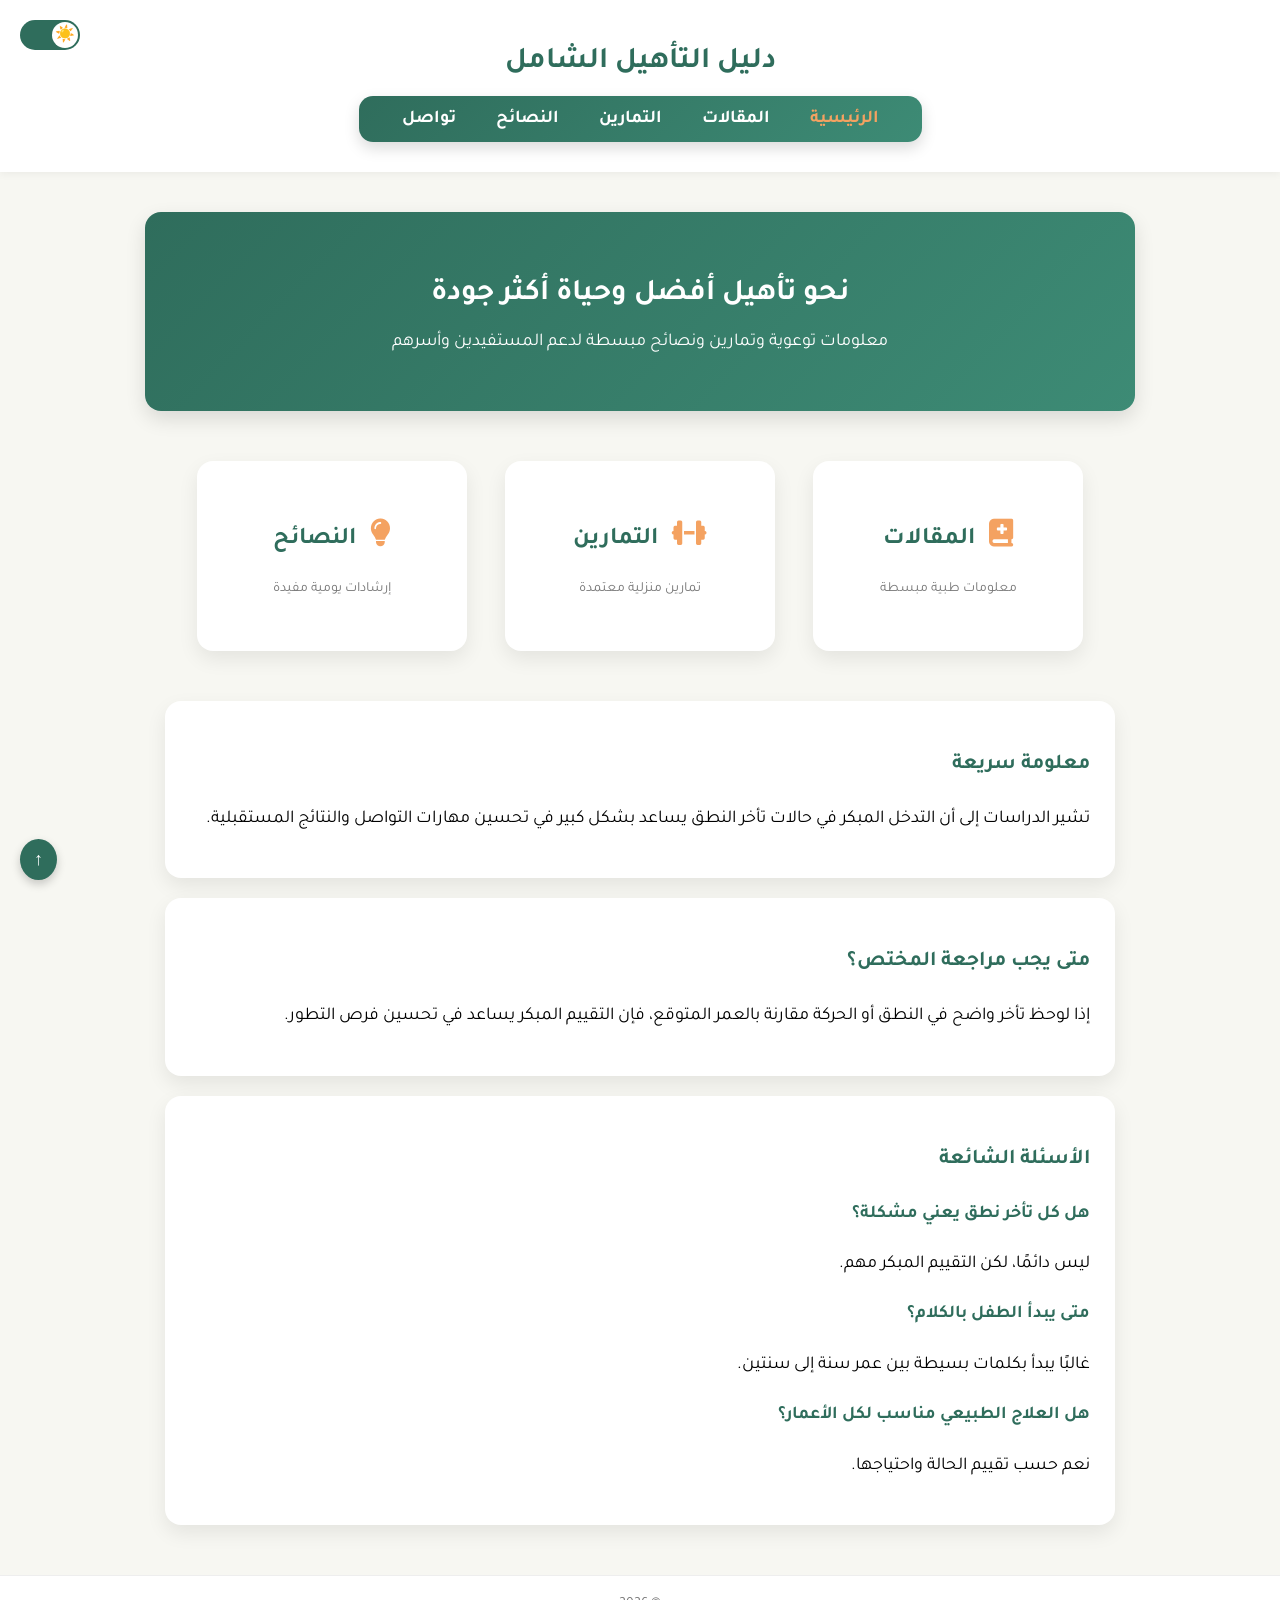
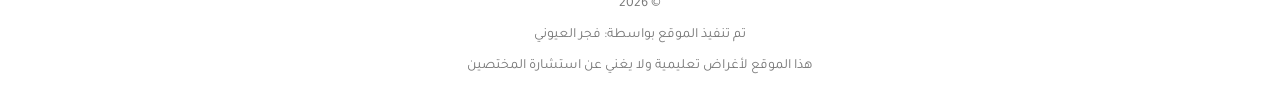
<file: index.html>
<!DOCTYPE html>
<html lang="ar" dir="rtl">
<head>
<meta charset="UTF-8">
<meta name="viewport" content="width=device-width, initial-scale=1.0">
<title>دليل التأهيل الشامل</title>

<link rel="stylesheet" href="style.css">
<link href="https://fonts.googleapis.com/css2?family=Tajawal&display=swap" rel="stylesheet">
<link rel="stylesheet" href="https://cdnjs.cloudflare.com/ajax/libs/font-awesome/6.5.0/css/all.min.css">
</head>

<body>

<header>

<div class="toggle-container">
    <div class="toggle" onclick="toggleDarkMode()"></div>
</div>

<h1>دليل التأهيل الشامل</h1>

<nav>
    <a href="index.html" class="active">الرئيسية</a>
    <a href="articles.html">المقالات</a>
    <a href="exercises.html">التمارين</a>
    <a href="tips.html">النصائح</a>
    <a href="contact.html">تواصل</a>
</nav>
<meta name="viewport" content="width=device-width, initial-scale=1.0">
</header>

<div class="container">

<div class="hero">
    <h2>نحو تأهيل أفضل وحياة أكثر جودة</h2>
    <p>معلومات توعوية وتمارين ونصائح مبسطة لدعم المستفيدين وأسرهم</p>
</div>

<div class="row">
<div class="card small-card">
    <h3><i class="fa-solid fa-book-medical"></i> المقالات</h3>
    <p class="small-text">معلومات طبية مبسطة</p>
</div>

<div class="card small-card">
    <h3><i class="fa-solid fa-dumbbell"></i> التمارين</h3>
    <p class="small-text">تمارين منزلية معتمدة</p>
</div>

<div class="card small-card">
    <h3><i class="fa-solid fa-lightbulb"></i> النصائح</h3>
    <p class="small-text">إرشادات يومية مفيدة</p>
</div>

</div>

<div class="card">
<h3>معلومة سريعة</h3>
<p>
تشير الدراسات إلى أن التدخل المبكر في حالات تأخر النطق
يساعد بشكل كبير في تحسين مهارات التواصل والنتائج المستقبلية.
</p>
</div>

<div class="card">
<h3>متى يجب مراجعة المختص؟</h3>
<p>
إذا لوحظ تأخر واضح في النطق أو الحركة مقارنة بالعمر المتوقع،
فإن التقييم المبكر يساعد في تحسين فرص التطور.
</p>
</div>

<div class="card">
<h3>الأسئلة الشائعة</h3>

<p class="faq-question">هل كل تأخر نطق يعني مشكلة؟</p>
<p>ليس دائمًا، لكن التقييم المبكر مهم.</p>

<p class="faq-question">متى يبدأ الطفل بالكلام؟</p>
<p>غالبًا يبدأ بكلمات بسيطة بين عمر سنة إلى سنتين.</p>

<p class="faq-question">هل العلاج الطبيعي مناسب لكل الأعمار؟</p>
<p>نعم حسب تقييم الحالة واحتياجها.</p>

</div>

</div>

<footer>
© 2026
<p>تم تنفيذ الموقع بواسطة: فجر العيوني</p>
<p>هذا الموقع لأغراض تعليمية ولا يغني عن استشارة المختصين</p>
</footer>

<button class="top-btn" onclick="window.scrollTo({top:0, behavior:'smooth'})">↑</button>

<script>
function toggleDarkMode() {
    document.body.classList.toggle("dark-mode");

    if(document.body.classList.contains("dark-mode")) {
        localStorage.setItem("mode", "dark");
    } else {
        localStorage.setItem("mode", "light");
    }
}

window.onload = function() {
    if(localStorage.getItem("mode") === "dark") {
        document.body.classList.add("dark-mode");
    }
}
</script>

</body>
</html>
</file>
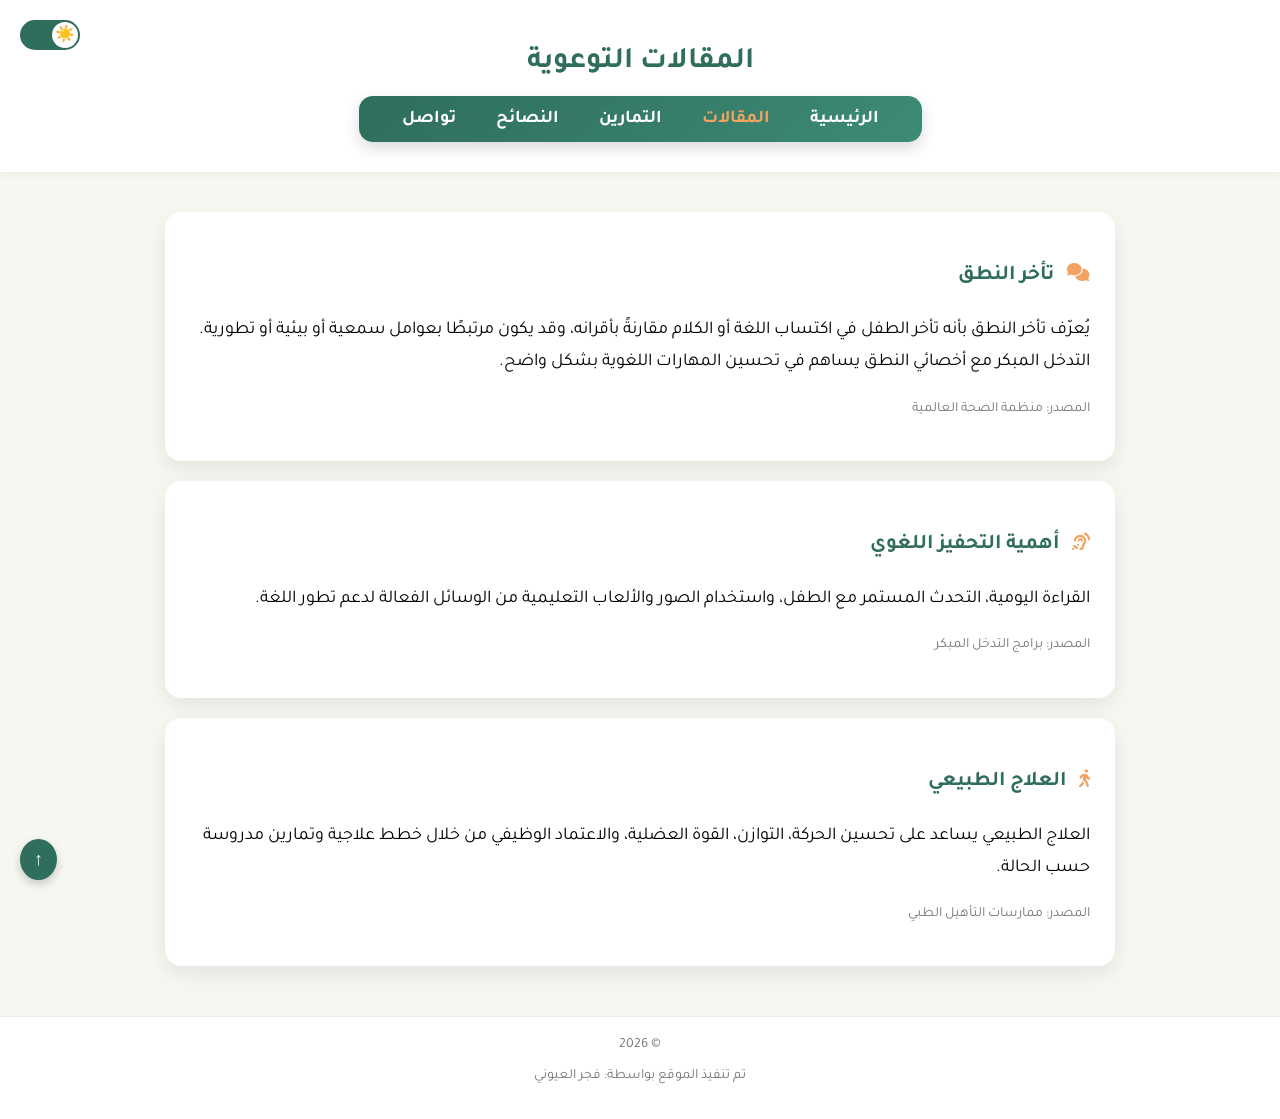
<file: articles.html>
<!DOCTYPE html>
<html lang="ar" dir="rtl">
<head>
<meta charset="UTF-8">
<meta name="viewport" content="width=device-width, initial-scale=1.0">
<title>المقالات</title>

<link rel="stylesheet" href="style.css">
<link href="https://fonts.googleapis.com/css2?family=Tajawal&display=swap" rel="stylesheet">
<link rel="stylesheet" href="https://cdnjs.cloudflare.com/ajax/libs/font-awesome/6.5.0/css/all.min.css">
</head>

<body>

<header>

<div class="toggle-container">
    <div class="toggle" onclick="toggleDarkMode()"></div>
</div>

<h1>المقالات التوعوية</h1>

<nav>
    <a href="index.html">الرئيسية</a>
    <a href="articles.html" class="active">المقالات</a>
    <a href="exercises.html">التمارين</a>
    <a href="tips.html">النصائح</a>
    <a href="contact.html">تواصل</a>
</nav>

</header>

<div class="container">

<div class="card">
<h3><i class="fa-solid fa-comments"></i> تأخر النطق</h3>
<p>
يُعرّف تأخر النطق بأنه تأخر الطفل في اكتساب اللغة أو الكلام مقارنةً بأقرانه،
وقد يكون مرتبطًا بعوامل سمعية أو بيئية أو تطورية.
التدخل المبكر مع أخصائي النطق يساهم في تحسين المهارات اللغوية بشكل واضح.
</p>
<p class="small-text">المصدر: منظمة الصحة العالمية</p>
</div>

<div class="card">
<h3><i class="fa-solid fa-ear-listen"></i> أهمية التحفيز اللغوي</h3>
<p>
القراءة اليومية، التحدث المستمر مع الطفل، واستخدام الصور والألعاب التعليمية
من الوسائل الفعالة لدعم تطور اللغة.
</p>
<p class="small-text">المصدر: برامج التدخل المبكر</p>
</div>

<div class="card">
<h3><i class="fa-solid fa-person-walking"></i> العلاج الطبيعي</h3>
<p>
العلاج الطبيعي يساعد على تحسين الحركة، التوازن، القوة العضلية،
والاعتماد الوظيفي من خلال خطط علاجية وتمارين مدروسة حسب الحالة.
</p>
<p class="small-text">المصدر: ممارسات التأهيل الطبي</p>
</div>

</div>

<footer>
© 2026
<p>تم تنفيذ الموقع بواسطة: فجر العيوني</p>
</footer>

<button class="top-btn" onclick="window.scrollTo({top:0, behavior:'smooth'})">↑</button>

<script>
function toggleDarkMode() {
    document.body.classList.toggle("dark-mode");
    if(document.body.classList.contains("dark-mode")) {
        localStorage.setItem("mode", "dark");
    } else {
        localStorage.setItem("mode", "light");
    }
}
window.onload = function() {
    if(localStorage.getItem("mode") === "dark") {
        document.body.classList.add("dark-mode");
    }
}
</script>

</body>
</html>
</file>
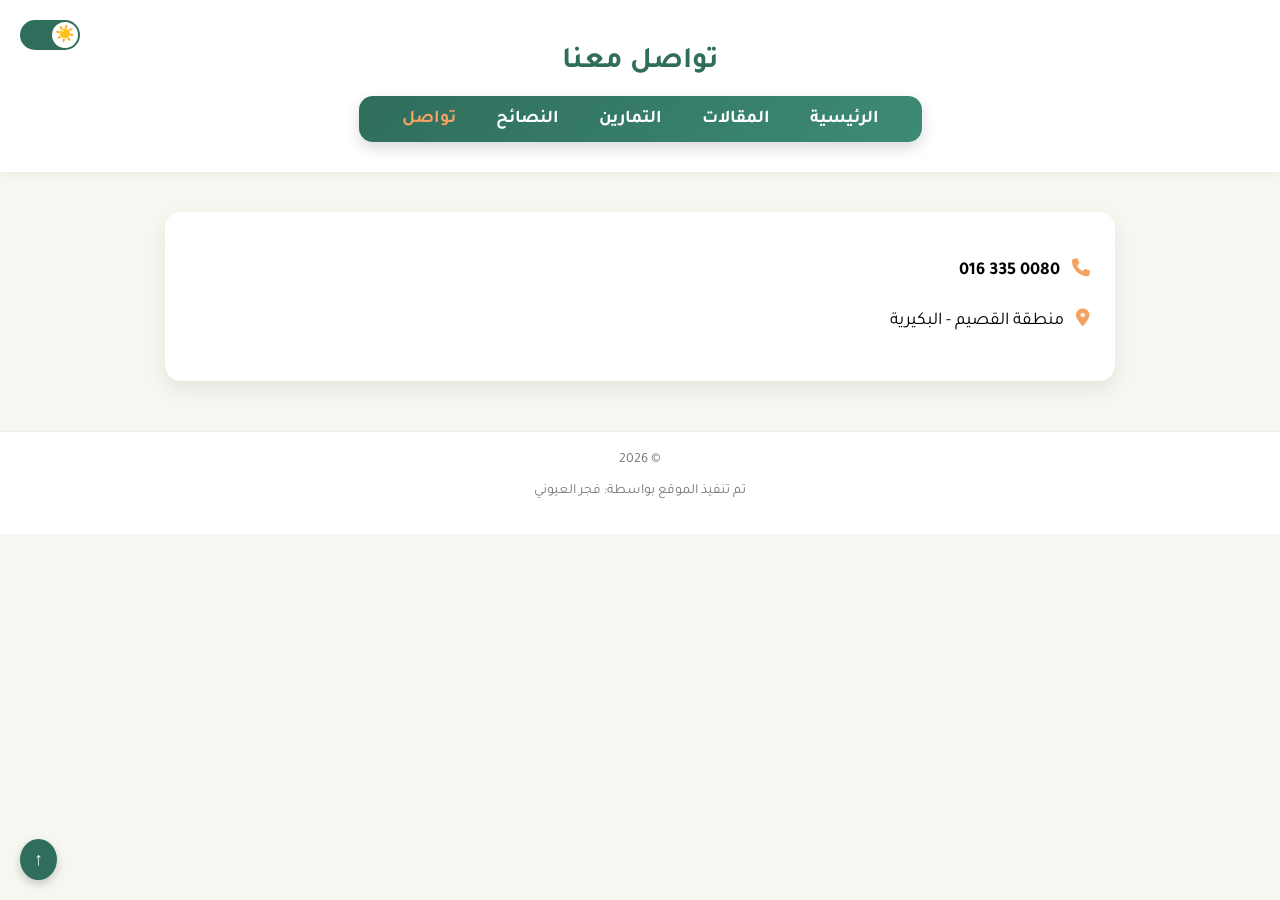
<file: contact.html>
<!DOCTYPE html>
<html lang="ar" dir="rtl">
<head>
<meta charset="UTF-8">
<meta name="viewport" content="width=device-width, initial-scale=1.0">
<title>تواصل</title>

<link rel="stylesheet" href="style.css">
<link href="https://fonts.googleapis.com/css2?family=Tajawal&display=swap" rel="stylesheet">
<link rel="stylesheet" href="https://cdnjs.cloudflare.com/ajax/libs/font-awesome/6.5.0/css/all.min.css">
</head>

<body>

<header>

<div class="toggle-container">
    <div class="toggle" onclick="toggleDarkMode()"></div>
</div>

<h1>تواصل معنا</h1>

<nav>
    <a href="index.html">الرئيسية</a>
    <a href="articles.html">المقالات</a>
    <a href="exercises.html">التمارين</a>
    <a href="tips.html">النصائح</a>
    <a href="contact.html" class="active">تواصل</a>
</nav>

</header>

<div class="container">

<div class="card">
<p><i class="fa-solid fa-phone"></i> <span dir="ltr" style="unicode-bidi:bidi-override; font-weight:bold;">016 335 0080</span></p>
<p><i class="fa-solid fa-location-dot"></i> منطقة القصيم - البكيرية</p>
</div>

</div>

<footer>
© 2026
<p>تم تنفيذ الموقع بواسطة: فجر العيوني</p>
</footer>

<button class="top-btn" onclick="window.scrollTo({top:0, behavior:'smooth'})">↑</button>

<script>
function toggleDarkMode() {
    document.body.classList.toggle("dark-mode");
    if(document.body.classList.contains("dark-mode")) {
        localStorage.setItem("mode", "dark");
    } else {
        localStorage.setItem("mode", "light");
    }
}
window.onload = function() {
    if(localStorage.getItem("mode") === "dark") {
        document.body.classList.add("dark-mode");
    }
}
</script>

</body>
</html>
</file>
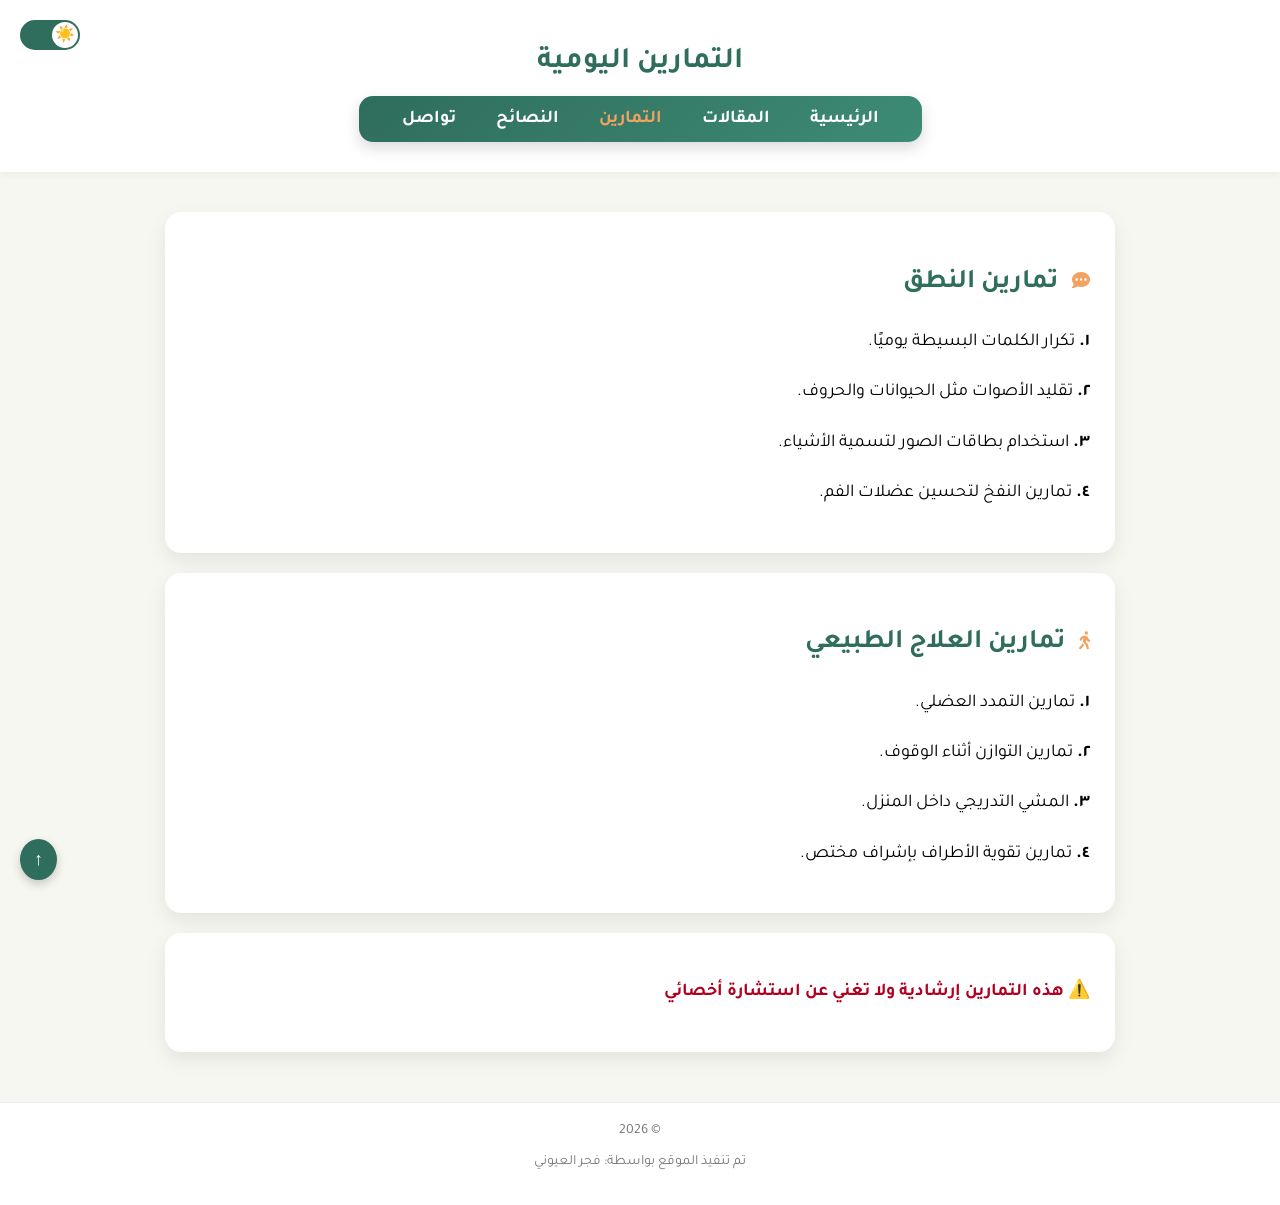
<file: exercises.html>
<!DOCTYPE html>
<html lang="ar" dir="rtl">
<head>
<meta charset="UTF-8">
<meta name="viewport" content="width=device-width, initial-scale=1.0">
<title>التمارين</title>

<link rel="stylesheet" href="style.css">
<link href="https://fonts.googleapis.com/css2?family=Tajawal&display=swap" rel="stylesheet">
<link rel="stylesheet" href="https://cdnjs.cloudflare.com/ajax/libs/font-awesome/6.5.0/css/all.min.css">
</head>

<body>

<header>

<div class="toggle-container">
    <div class="toggle" onclick="toggleDarkMode()"></div>
</div>

<h1>التمارين اليومية</h1>

<nav>
    <a href="index.html">الرئيسية</a>
    <a href="articles.html">المقالات</a>
    <a href="exercises.html" class="active">التمارين</a>
    <a href="tips.html">النصائح</a>
    <a href="contact.html">تواصل</a>
</nav>

</header>

<div class="container">

<div class="card">
<h2><i class="fa-solid fa-comment-dots"></i> تمارين النطق</h2>
<p><strong>١.</strong> تكرار الكلمات البسيطة يوميًا.</p>
<p><strong>٢.</strong> تقليد الأصوات مثل الحيوانات والحروف.</p>
<p><strong>٣.</strong> استخدام بطاقات الصور لتسمية الأشياء.</p>
<p><strong>٤.</strong> تمارين النفخ لتحسين عضلات الفم.</p>
</div>

<div class="card">
<h2><i class="fa-solid fa-person-walking"></i> تمارين العلاج الطبيعي</h2>
<p><strong>١.</strong> تمارين التمدد العضلي.</p>
<p><strong>٢.</strong> تمارين التوازن أثناء الوقوف.</p>
<p><strong>٣.</strong> المشي التدريجي داخل المنزل.</p>
<p><strong>٤.</strong> تمارين تقوية الأطراف بإشراف مختص.</p>
</div>

<div class="card">
<p class="warning">
⚠️ هذه التمارين إرشادية ولا تغني عن استشارة أخصائي
</p>
</div>

</div>

<footer>
© 2026
<p>تم تنفيذ الموقع بواسطة: فجر العيوني</p>
</footer>

<button class="top-btn" onclick="window.scrollTo({top:0, behavior:'smooth'})">↑</button>

<script>
function toggleDarkMode() {
    document.body.classList.toggle("dark-mode");
    if(document.body.classList.contains("dark-mode")) {
        localStorage.setItem("mode", "dark");
    } else {
        localStorage.setItem("mode", "light");
    }
}
window.onload = function() {
    if(localStorage.getItem("mode") === "dark") {
        document.body.classList.add("dark-mode");
    }
}
</script>

</body>
</html>
</file>
<file: style.css>
body {
    font-family: 'Tajawal', Arial;
    margin: 0;
    background: #f7f7f2;
    text-align: center;
    overflow-x: hidden;
}

header {
    background: white;
    padding: 25px 20px 15px;
    box-shadow: 0 2px 8px rgba(0,0,0,0.05);
    position: relative;
}

header img {
    width: 75px;
    margin-bottom: 10px;
}

h1 {
    color: #2f6d5c;
    margin-bottom: 10px;
    font-size: 30px;
}

nav {
    background: linear-gradient(135deg, #2f6d5c, #3d8b75);
    padding: 12px 25px;
    border-radius: 14px;
    width: fit-content;
    margin: 15px auto;
    box-shadow: 0 6px 15px rgba(0,0,0,0.15);
}

nav a {
    color: white;
    text-decoration: none;
    margin: 0 18px;
    font-size: 18px;
    font-weight: bold;
    transition: 0.3s;
    position: relative;
}

nav a::after {
    content: "";
    position: absolute;
    bottom: -5px;
    right: 0;
    width: 0%;
    height: 2px;
    background: #f4a261;
    transition: 0.3s;
}

nav a:hover::after {
    width: 100%;
}

nav a:hover {
    color: #f4a261;
    transform: translateY(-2px);
}

.active {
    color: #f4a261;
}

.container {
    margin: 40px 20px;
}

.hero {
    background: linear-gradient(135deg, #2f6d5c, #3d8b75);
    color: white;
    padding: 40px 20px;
    border-radius: 16px;
    width: 85%;
    max-width: 950px;
    margin: 30px auto;
    box-shadow: 0 8px 20px rgba(0,0,0,0.12);
}

.hero h2 {
    font-size: 30px;
    margin-bottom: 10px;
}

.hero p {
    font-size: 18px;
}

.row {
    display: flex;
    justify-content: center;
    align-items: center;
    gap: 25px;
    flex-wrap: wrap;
    max-width: 900px;
    margin: 30px auto;
}

.card {
    background: white;
    margin: 20px auto;
    padding: 25px;
    border-radius: 16px;
    width: 85%;
    max-width: 900px;
    font-size: 18px;
    line-height: 1.8;
    box-shadow: 0 8px 20px rgba(0,0,0,0.08);
    transition: 0.3s;
    text-align: right;
}

.card:hover {
    transform: translateY(-5px);
    box-shadow: 0 12px 25px rgba(0,0,0,0.12);
}

.small-card {
    width: 220px;
    min-height: 140px;
    text-align: center;
    display: flex;
    flex-direction: column;
    justify-content: center;
}

.small-card i {
    font-size: 28px;
    margin-bottom: 12px;
    color: #f4a261;
}
.small-card h3 {
    font-size: 24px;
    margin-bottom: 8px;
}

.small-card:hover {
    transform: translateY(-8px);
    box-shadow: 0 12px 24px rgba(0,0,0,0.12);
}
.card h2, .card h3 {
    color: #2f6d5c;
    margin-bottom: 10px;
}

.small-text {
    font-size: 14px;
    color: #777;
    margin-top: 5px;
}

.faq-question {
    color: #2f6d5c;
    font-weight: bold;
    margin-bottom: 8px;
}

.warning {
    color: #b00020;
    font-weight: bold;
}

i {
    color: #f4a261;
    margin-left: 8px;
    font-size: 18px;
}

footer {
    margin-top: 50px;
    padding: 20px;
    background: #ffffff;
    color: #777;
    font-size: 14px;
    border-top: 1px solid #eee;
}

.phone {
    direction: ltr;
    display: inline-block;
    font-weight: bold;
    letter-spacing: 1px;
}

.top-btn {
    position: fixed;
    bottom: 20px;
    left: 20px;
    background: #2f6d5c;
    color: white;
    border: none;
    padding: 10px 14px;
    border-radius: 50%;
    cursor: pointer;
    box-shadow: 0 4px 10px rgba(0,0,0,0.2);
    font-size: 18px;
}

.toggle-container {
    position: absolute;
    top: 20px;
    left: 20px;
}

.toggle {
    width: 60px;
    height: 30px;
    background: #2f6d5c;
    border-radius: 30px;
    position: relative;
    cursor: pointer;
    transition: 0.3s;
}

.toggle::before {
    content: "☀️";
    position: absolute;
    width: 26px;
    height: 26px;
    background: white;
    border-radius: 50%;
    top: 2px;
    right: 2px;
    display: flex;
    align-items: center;
    justify-content: center;
    transition: 0.3s;
}

.dark-mode .toggle {
    background: #444;
}

.dark-mode .toggle::before {
    content: "🌙";
    transform: translateX(-30px);
}

.dark-mode {
    background: #1e1e1e;
    color: #eee;
}
.dark-mode header,
.dark-mode footer,
.dark-mode .card {
    background: #2a2a2a;
    color: #eee;
}
.dark-mode .small-text {
    color: #8a8787;
}

@media (max-width: 768px) {
    header nav {
        display: flex !important;
        flex-direction: row !important;
        flex-wrap: nowrap !important;
        justify-content: center !important;
        align-items: center !important;
        gap: 2px !important;
        padding: 10px 4px !important;
        width: 100% !important;
        box-sizing: border-box !important;
    }

    header nav a {
        font-size: 11px !important;
        padding: 6px 5px !important;
        white-space: nowrap !important;
        flex: none !important;
        text-align: center !important;
    }
}
</file>
